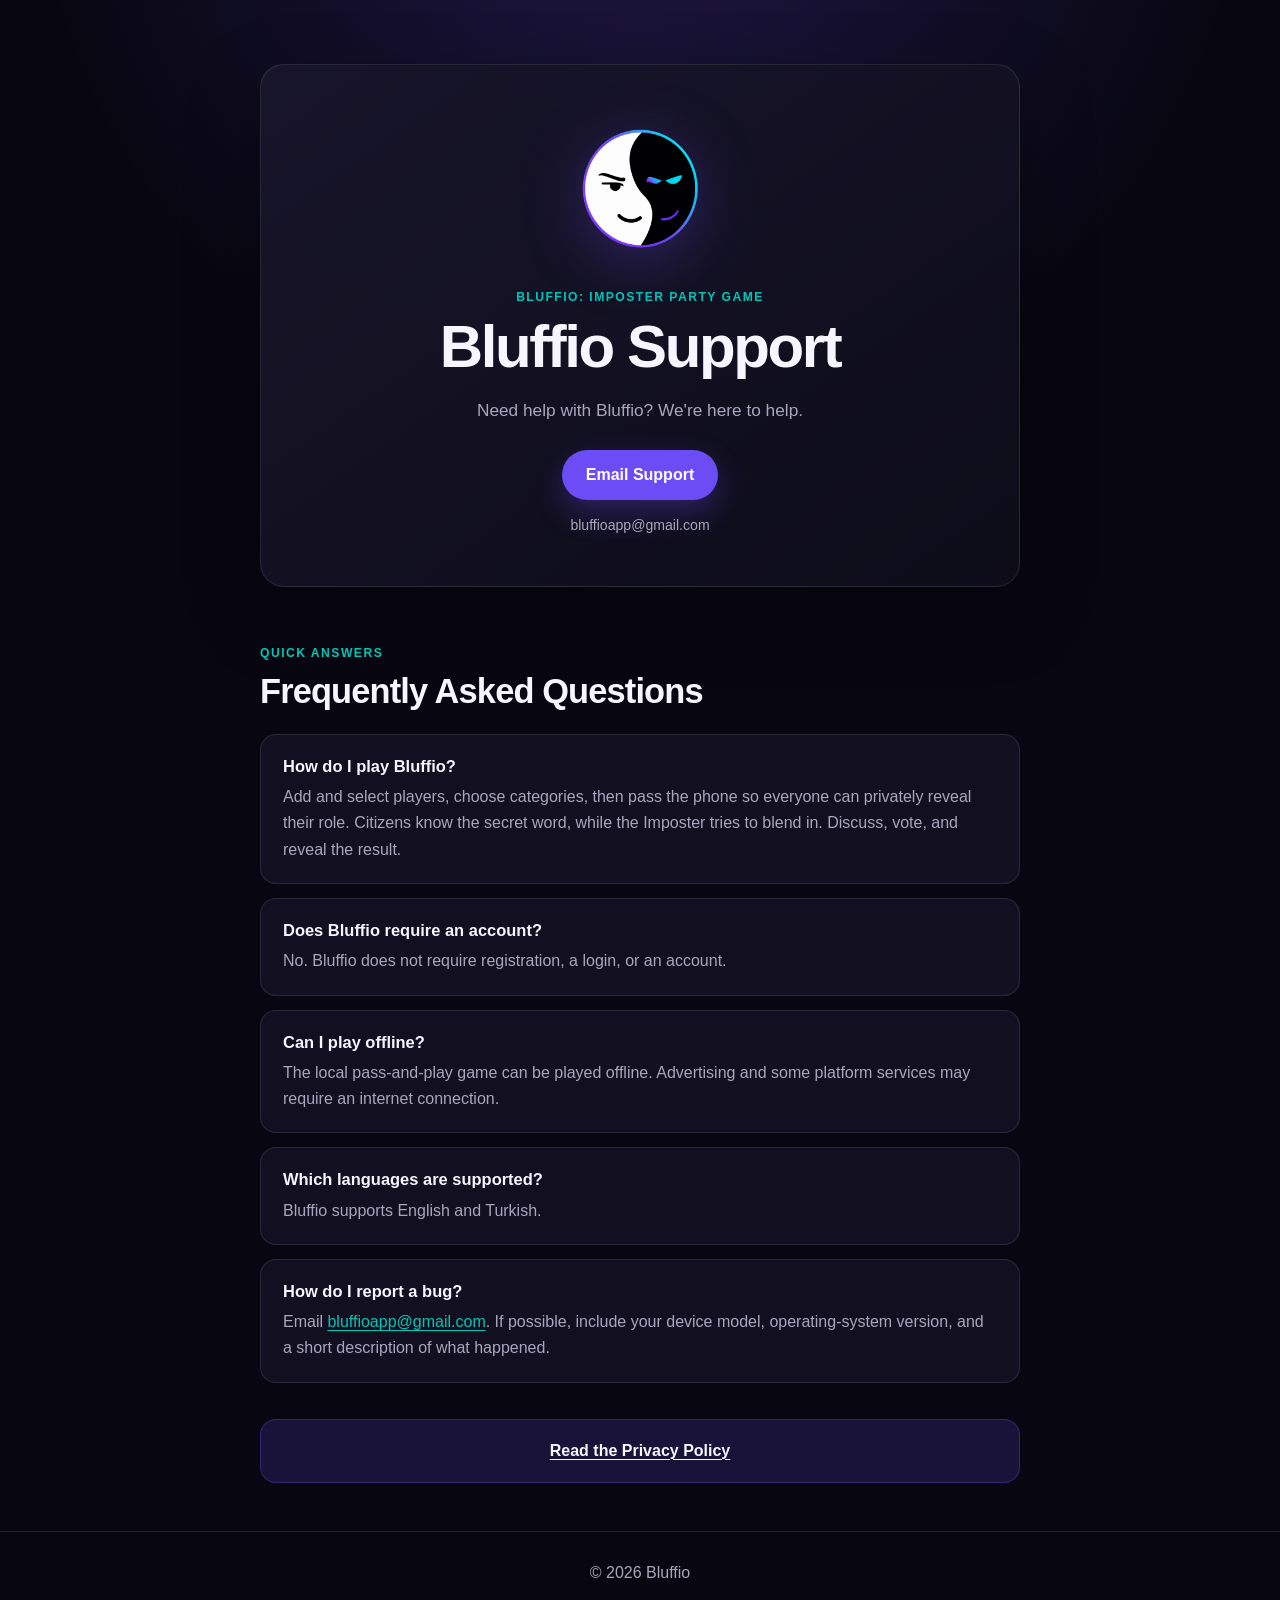
<file: index.html>
<!doctype html>
<html lang="en">
  <head>
    <meta charset="utf-8">
    <meta name="viewport" content="width=device-width, initial-scale=1">
    <meta name="description" content="Support and frequently asked questions for Bluffio: Imposter Party Game.">
    <title>Bluffio Support</title>
    <link rel="stylesheet" href="styles.css">
  </head>
  <body>
    <main class="page-shell">
      <header class="hero">
        <img
          class="brand-logo"
          src="assets/bluffio-logo.png"
          alt="Bluffio"
          width="152"
          height="152"
        >
        <p class="eyebrow">Bluffio: Imposter Party Game</p>
        <h1>Bluffio Support</h1>
        <p class="intro">Need help with Bluffio? We're here to help.</p>
        <a class="primary-link" href="mailto:bluffioapp@gmail.com">Email Support</a>
        <p class="email-address">bluffioapp@gmail.com</p>
      </header>

      <section class="content-section" aria-labelledby="faq-title">
        <div class="section-heading">
          <p class="eyebrow">Quick answers</p>
          <h2 id="faq-title">Frequently Asked Questions</h2>
        </div>

        <div class="faq-list">
          <article class="faq-item">
            <h3>How do I play Bluffio?</h3>
            <p>Add and select players, choose categories, then pass the phone so everyone can privately reveal their role. Citizens know the secret word, while the Imposter tries to blend in. Discuss, vote, and reveal the result.</p>
          </article>

          <article class="faq-item">
            <h3>Does Bluffio require an account?</h3>
            <p>No. Bluffio does not require registration, a login, or an account.</p>
          </article>

          <article class="faq-item">
            <h3>Can I play offline?</h3>
            <p>The local pass-and-play game can be played offline. Advertising and some platform services may require an internet connection.</p>
          </article>

          <article class="faq-item">
            <h3>Which languages are supported?</h3>
            <p>Bluffio supports English and Turkish.</p>
          </article>

          <article class="faq-item">
            <h3>How do I report a bug?</h3>
            <p>Email <a href="mailto:bluffioapp@gmail.com">bluffioapp@gmail.com</a>. If possible, include your device model, operating-system version, and a short description of what happened.</p>
          </article>
        </div>
      </section>

      <nav class="policy-link" aria-label="Legal">
        <a href="privacy.html">Read the Privacy Policy</a>
      </nav>
    </main>

    <footer class="site-footer">© 2026 Bluffio</footer>
  </body>
</html>
</file>
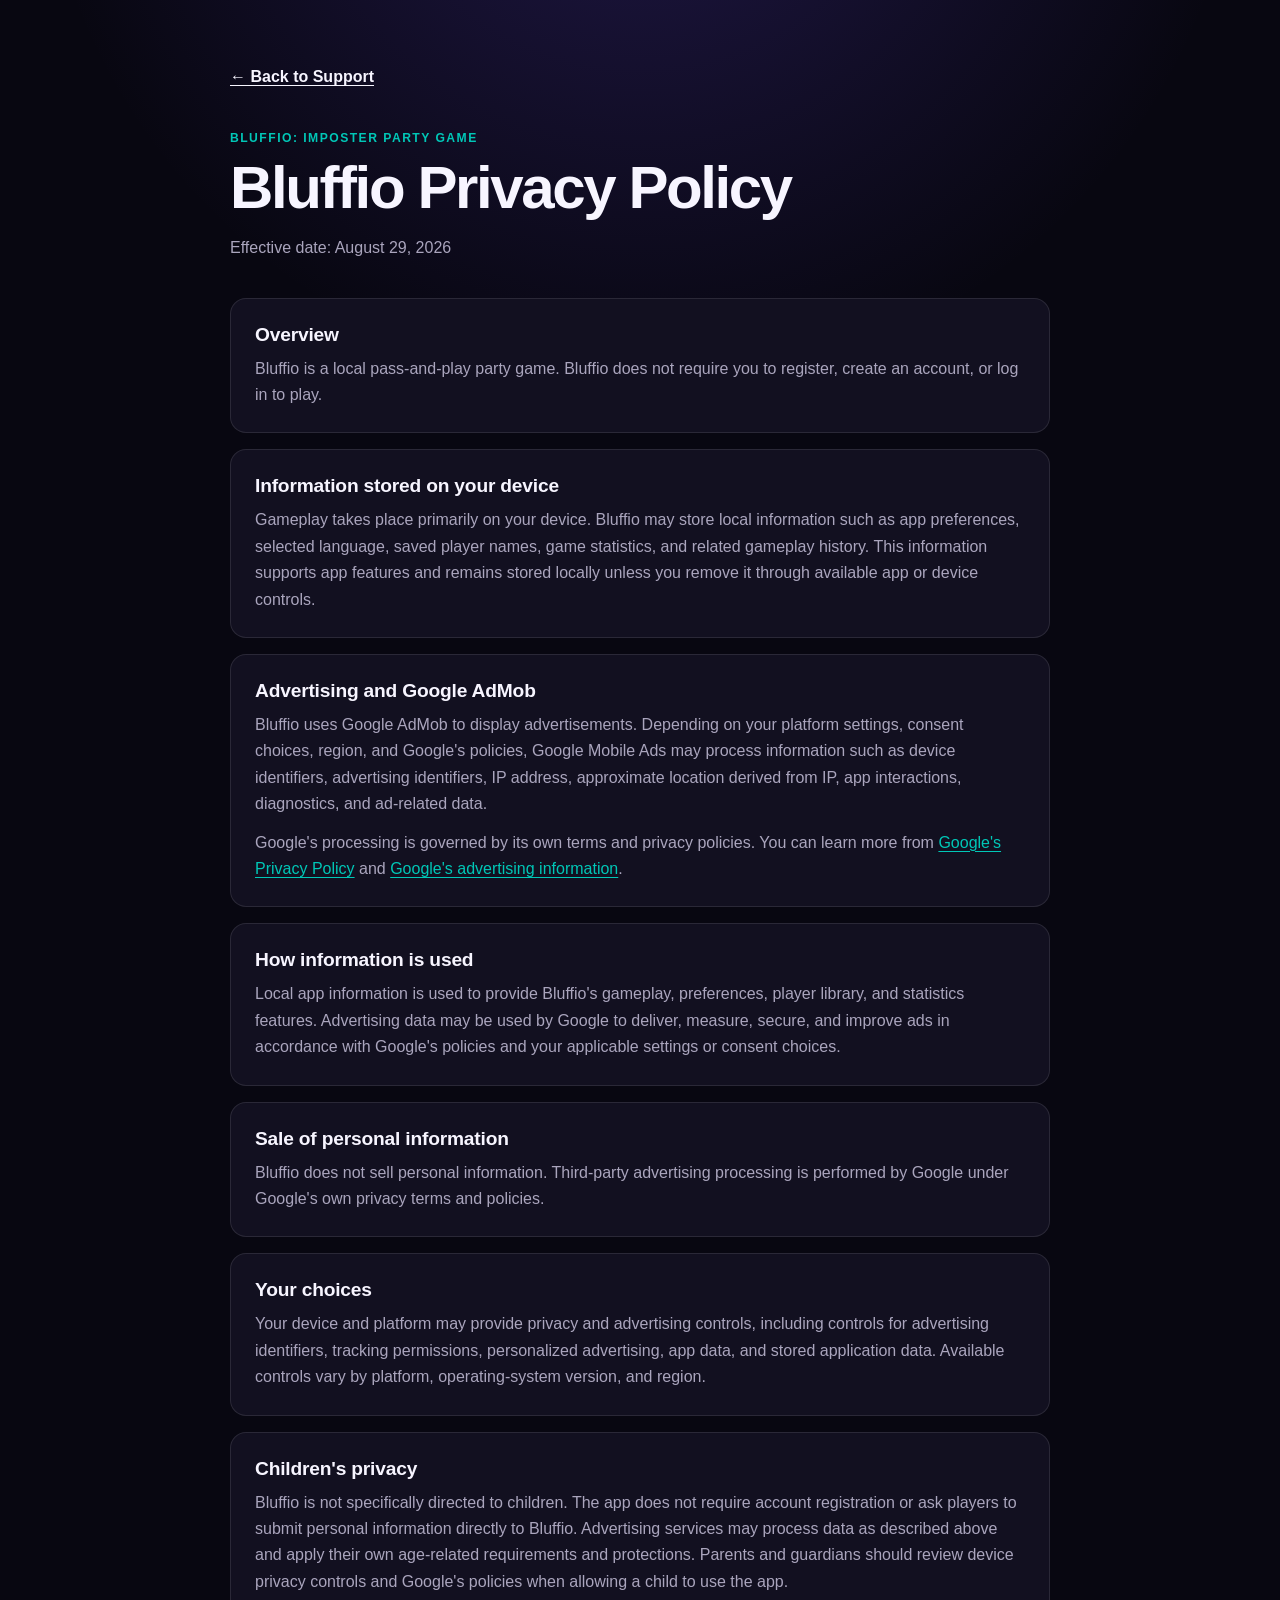
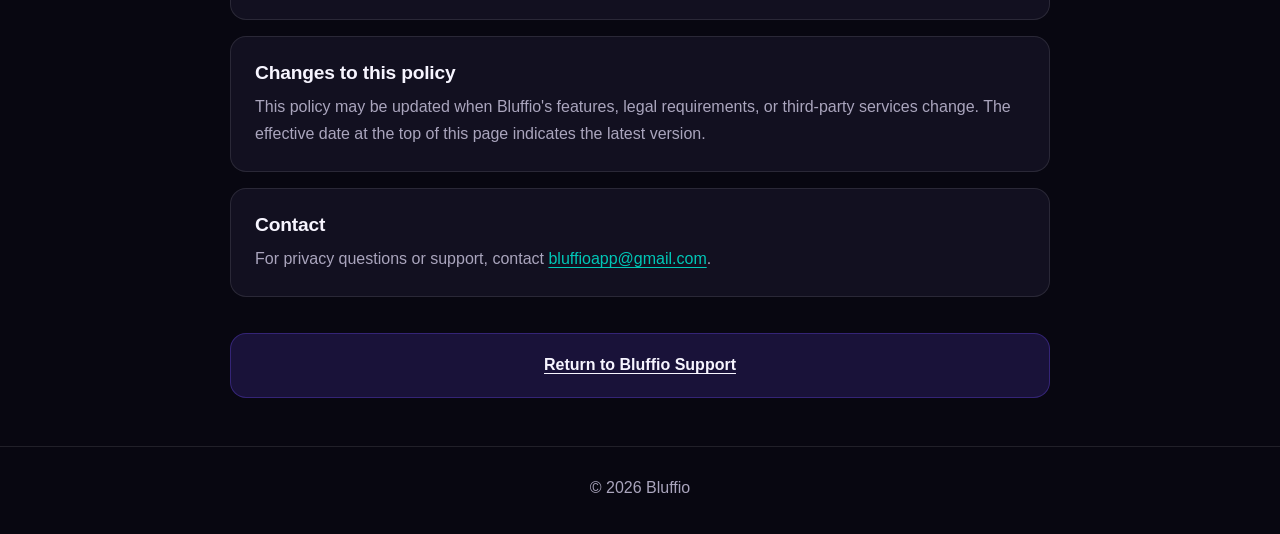
<file: privacy.html>
<!doctype html>
<html lang="en">
  <head>
    <meta charset="utf-8">
    <meta name="viewport" content="width=device-width, initial-scale=1">
    <meta name="description" content="Privacy Policy for Bluffio: Imposter Party Game.">
    <title>Bluffio Privacy Policy</title>
    <link rel="stylesheet" href="styles.css">
  </head>
  <body>
    <main class="page-shell legal-page">
      <nav class="back-link" aria-label="Support navigation">
        <a href="index.html">← Back to Support</a>
      </nav>

      <header class="legal-header">
        <p class="eyebrow">Bluffio: Imposter Party Game</p>
        <h1>Bluffio Privacy Policy</h1>
        <p class="effective-date">Effective date: August 29, 2026</p>
      </header>

      <div class="legal-content">
        <section>
          <h2>Overview</h2>
          <p>Bluffio is a local pass-and-play party game. Bluffio does not require you to register, create an account, or log in to play.</p>
        </section>

        <section>
          <h2>Information stored on your device</h2>
          <p>Gameplay takes place primarily on your device. Bluffio may store local information such as app preferences, selected language, saved player names, game statistics, and related gameplay history. This information supports app features and remains stored locally unless you remove it through available app or device controls.</p>
        </section>

        <section>
          <h2>Advertising and Google AdMob</h2>
          <p>Bluffio uses Google AdMob to display advertisements. Depending on your platform settings, consent choices, region, and Google's policies, Google Mobile Ads may process information such as device identifiers, advertising identifiers, IP address, approximate location derived from IP, app interactions, diagnostics, and ad-related data.</p>
          <p>Google's processing is governed by its own terms and privacy policies. You can learn more from <a href="https://policies.google.com/privacy">Google's Privacy Policy</a> and <a href="https://policies.google.com/technologies/ads">Google's advertising information</a>.</p>
        </section>

        <section>
          <h2>How information is used</h2>
          <p>Local app information is used to provide Bluffio's gameplay, preferences, player library, and statistics features. Advertising data may be used by Google to deliver, measure, secure, and improve ads in accordance with Google's policies and your applicable settings or consent choices.</p>
        </section>

        <section>
          <h2>Sale of personal information</h2>
          <p>Bluffio does not sell personal information. Third-party advertising processing is performed by Google under Google's own privacy terms and policies.</p>
        </section>

        <section>
          <h2>Your choices</h2>
          <p>Your device and platform may provide privacy and advertising controls, including controls for advertising identifiers, tracking permissions, personalized advertising, app data, and stored application data. Available controls vary by platform, operating-system version, and region.</p>
        </section>

        <section>
          <h2>Children's privacy</h2>
          <p>Bluffio is not specifically directed to children. The app does not require account registration or ask players to submit personal information directly to Bluffio. Advertising services may process data as described above and apply their own age-related requirements and protections. Parents and guardians should review device privacy controls and Google's policies when allowing a child to use the app.</p>
        </section>

        <section>
          <h2>Changes to this policy</h2>
          <p>This policy may be updated when Bluffio's features, legal requirements, or third-party services change. The effective date at the top of this page indicates the latest version.</p>
        </section>

        <section>
          <h2>Contact</h2>
          <p>For privacy questions or support, contact <a href="mailto:bluffioapp@gmail.com">bluffioapp@gmail.com</a>.</p>
        </section>
      </div>

      <nav class="policy-link" aria-label="Support navigation">
        <a href="index.html">Return to Bluffio Support</a>
      </nav>
    </main>

    <footer class="site-footer">© 2026 Bluffio</footer>
  </body>
</html>
</file>
<file: styles.css>
:root {
  color-scheme: dark;
  --background: #080711;
  --surface: #121020;
  --surface-raised: #19162b;
  --primary: #6c4cf4;
  --primary-soft: rgba(108, 76, 244, 0.18);
  --secondary: #00c7b7;
  --text: #f7f5ff;
  --text-muted: #aaa5bd;
  --border: rgba(255, 255, 255, 0.1);
  --radius-large: 24px;
  --radius-medium: 16px;
  --shadow: 0 24px 70px rgba(0, 0, 0, 0.34);
}

* {
  box-sizing: border-box;
}

html {
  background: var(--background);
}

body {
  min-width: 320px;
  margin: 0;
  color: var(--text);
  background:
    radial-gradient(circle at 50% -10%, rgba(108, 76, 244, 0.24), transparent 38rem),
    var(--background);
  font-family: -apple-system, BlinkMacSystemFont, "Segoe UI", sans-serif;
  font-size: 16px;
  line-height: 1.65;
}

a {
  color: var(--secondary);
  text-decoration-thickness: 1px;
  text-underline-offset: 0.2em;
}

a:hover,
a:focus-visible {
  color: #57e2d7;
}

.page-shell {
  width: min(100% - 32px, 760px);
  min-height: calc(100vh - 88px);
  margin: 0 auto;
  padding: 64px 0 48px;
}

.hero {
  padding: 48px 28px;
  text-align: center;
  background: linear-gradient(145deg, rgba(25, 22, 43, 0.96), rgba(13, 12, 25, 0.96));
  border: 1px solid var(--border);
  border-radius: var(--radius-large);
  box-shadow: var(--shadow);
}

.brand-logo {
  display: block;
  width: 152px;
  height: 152px;
  margin: 0 auto 22px;
  object-fit: contain;
  filter: drop-shadow(0 12px 30px rgba(108, 76, 244, 0.3));
}

.eyebrow {
  margin: 0 0 8px;
  color: var(--secondary);
  font-size: 0.76rem;
  font-weight: 750;
  letter-spacing: 0.12em;
  text-transform: uppercase;
}

h1,
h2,
h3,
p {
  overflow-wrap: break-word;
}

h1 {
  margin: 0;
  font-size: clamp(2.25rem, 8vw, 3.75rem);
  line-height: 1.08;
  letter-spacing: -0.04em;
}

h2 {
  margin: 0;
  font-size: clamp(1.55rem, 5vw, 2.15rem);
  line-height: 1.2;
  letter-spacing: -0.025em;
}

h3 {
  margin: 0 0 6px;
  font-size: 1.03rem;
  line-height: 1.4;
}

.intro {
  margin: 16px auto 26px;
  color: var(--text-muted);
  font-size: 1.08rem;
}

.primary-link {
  display: inline-flex;
  min-height: 50px;
  align-items: center;
  justify-content: center;
  padding: 11px 24px;
  color: #fff;
  background: var(--primary);
  border-radius: 999px;
  font-weight: 750;
  text-decoration: none;
  box-shadow: 0 12px 30px rgba(108, 76, 244, 0.3);
}

.primary-link:hover,
.primary-link:focus-visible {
  color: #fff;
  background: #7b60f6;
}

.email-address {
  margin: 14px 0 0;
  color: var(--text-muted);
  font-size: 0.88rem;
}

.content-section {
  margin-top: 56px;
}

.section-heading {
  margin-bottom: 22px;
}

.faq-list,
.legal-content {
  display: grid;
  gap: 14px;
}

.faq-item,
.legal-content section {
  padding: 20px 22px;
  background: var(--surface);
  border: 1px solid var(--border);
  border-radius: var(--radius-medium);
}

.faq-item p,
.legal-content p {
  margin: 0;
  color: var(--text-muted);
}

.policy-link {
  margin-top: 36px;
  padding: 18px 20px;
  text-align: center;
  background: var(--primary-soft);
  border: 1px solid rgba(108, 76, 244, 0.32);
  border-radius: var(--radius-medium);
}

.policy-link a,
.back-link a {
  color: var(--text);
  font-weight: 700;
}

.legal-page {
  width: min(100% - 32px, 820px);
}

.back-link {
  margin-bottom: 38px;
}

.legal-header {
  margin-bottom: 36px;
}

.effective-date {
  margin: 14px 0 0;
  color: var(--text-muted);
}

.legal-content {
  gap: 16px;
}

.legal-content section {
  padding: 24px;
}

.legal-content h2 {
  margin-bottom: 10px;
  font-size: 1.2rem;
  letter-spacing: -0.01em;
}

.legal-content p + p {
  margin-top: 12px;
}

.site-footer {
  min-height: 88px;
  padding: 28px 16px;
  color: var(--text-muted);
  text-align: center;
  border-top: 1px solid var(--border);
}

@media (max-width: 520px) {
  .page-shell {
    width: min(100% - 24px, 760px);
    padding-top: 28px;
  }

  .hero {
    padding: 36px 20px;
  }

  .brand-logo {
    width: 128px;
    height: 128px;
  }

  .content-section {
    margin-top: 42px;
  }

  .faq-item,
  .legal-content section {
    padding: 18px;
  }
}

@media (prefers-reduced-motion: reduce) {
  *,
  *::before,
  *::after {
    scroll-behavior: auto !important;
  }
}
</file>
